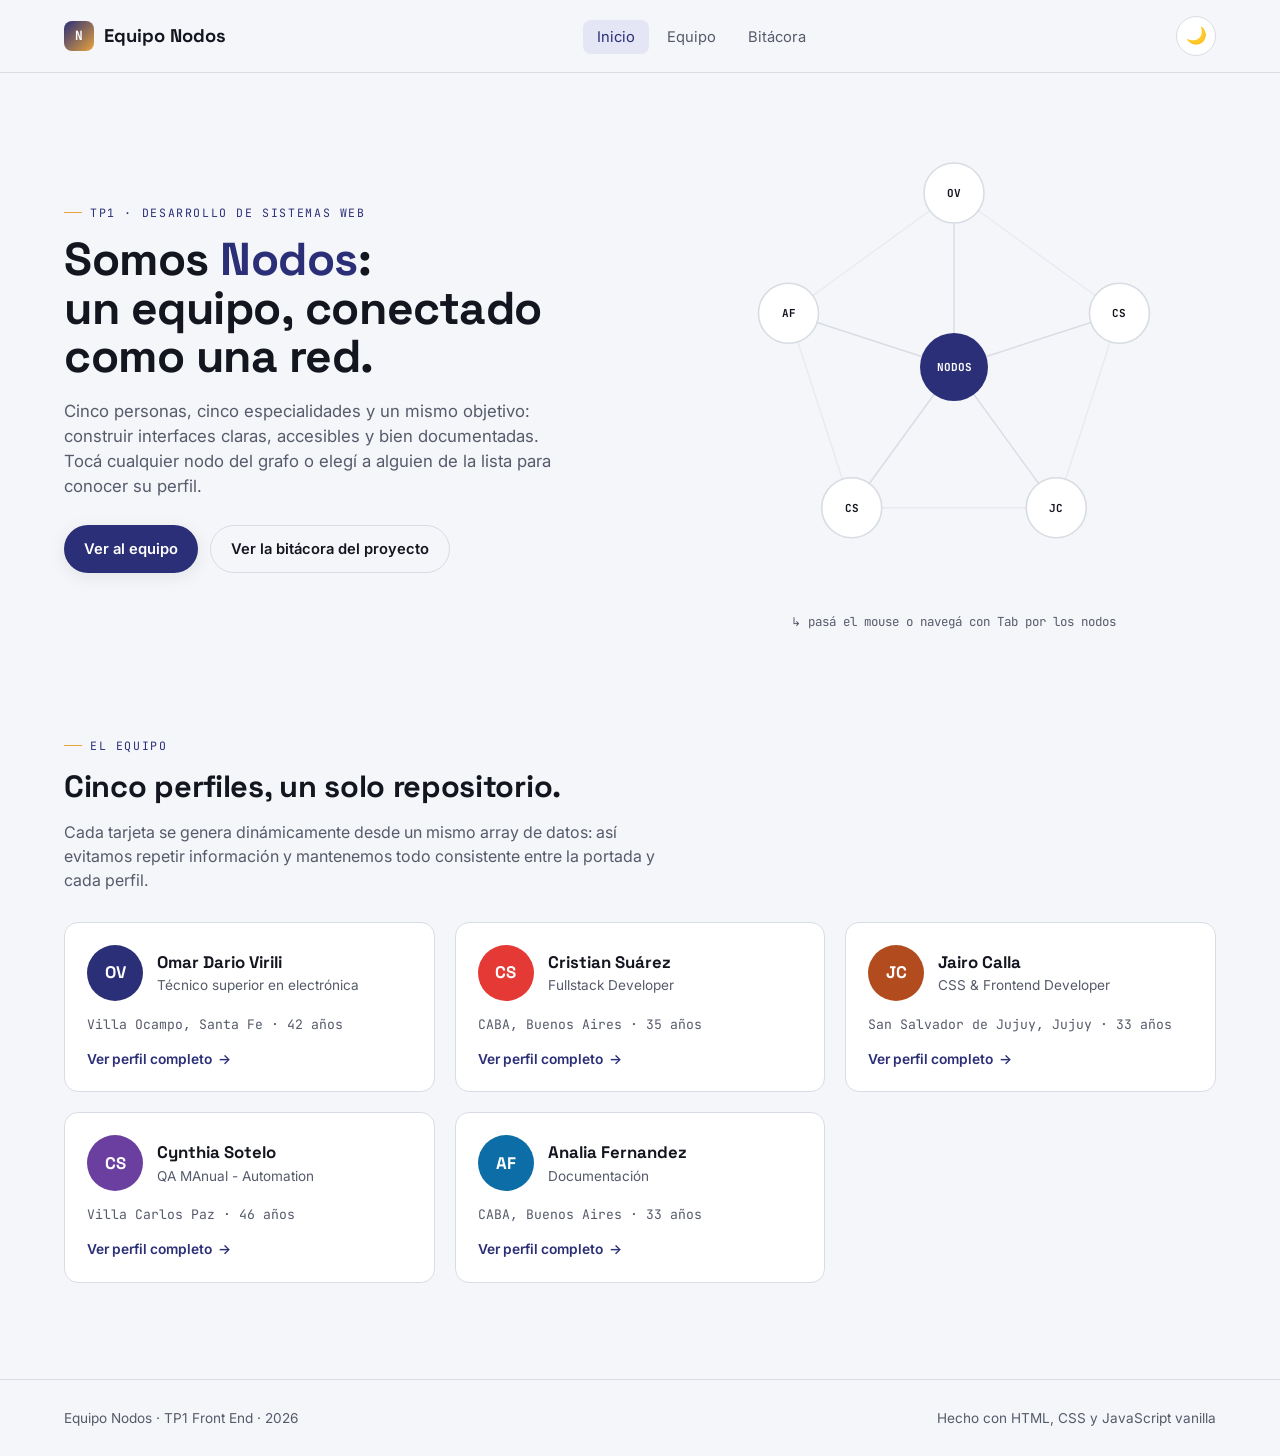
<file: index.html>
<!DOCTYPE html>
<html lang="es">
<head>
<meta charset="UTF-8" />
<meta name="viewport" content="width=device-width, initial-scale=1.0" />
<title>Equipo Nodos — TP1 Desarrollo de Sistemas Web</title>
<meta name="description" content="Sitio grupal del Equipo Nodos para el TP1 de Desarrollo de Sistemas Web · Front End." />
<link rel="preconnect" href="https://fonts.googleapis.com" />
<link rel="preconnect" href="https://fonts.gstatic.com" crossorigin />
<link href="https://fonts.googleapis.com/css2?family=Space+Grotesk:wght@500;700&family=Inter:wght@400;500;600&family=JetBrains+Mono:wght@400;700&display=swap" rel="stylesheet" />
<link rel="stylesheet" href="css/style.css" />
</head>
<body>

<header class="site-header">
  <nav class="nav">
    <a class="brand" href="index.html">
      <span class="brand-mark">N</span>
      <span class="brand-text">Equipo Nodos</span>
    </a>
    <ul class="nav-links" data-nav-links>
      <li><a href="index.html" aria-current="page">Inicio</a></li>
      <li><a href="index.html#equipo">Equipo</a></li>
      <li><a href="bitacora.html">Bitácora</a></li>
    </ul>
    <div class="nav-actions">
      <button class="theme-toggle" data-theme-toggle type="button" aria-label="Cambiar tema"></button>
      <button class="nav-toggle-mobile" data-nav-toggle type="button" aria-label="Abrir menú" aria-expanded="false">☰</button>
    </div>
  </nav>
</header>

<main>
  <section class="hero">
    <div class="container hero-grid">
      <div>
        <span class="eyebrow">TP1 · Desarrollo de Sistemas Web</span>
        <h1 class="hero-title">Somos <span class="accent-word">Nodos</span>:<br>un equipo, conectado como una red.</h1>
        <p class="hero-lede">
          Cinco personas, cinco especialidades y un mismo objetivo: construir interfaces
          claras, accesibles y bien documentadas. Tocá cualquier nodo del grafo o elegí
          a alguien de la lista para conocer su perfil.
        </p>
        <div class="hero-actions">
          <a class="btn btn-primary" href="#equipo">Ver al equipo</a>
          <a class="btn btn-ghost" href="bitacora.html">Ver la bitácora del proyecto</a>
        </div>
      </div>

      <div>
        <div class="graph-wrap">
          <svg id="node-graph" aria-hidden="true"></svg>
          <div class="graph-tooltip" data-graph-tooltip></div>
        </div>
        <p class="graph-hint">↳ pasá el mouse o navegá con Tab por los nodos</p>
      </div>
    </div>
  </section>

  <section class="section" id="equipo">
    <div class="container">
      <div class="section-head">
        <span class="eyebrow">El equipo</span>
        <h2>Cinco perfiles, un solo repositorio.</h2>
        <p>Cada tarjeta se genera dinámicamente desde un mismo array de datos: así evitamos repetir información y mantenemos todo consistente entre la portada y cada perfil.</p>
      </div>
      <div class="team-grid" id="team-grid"></div>
    </div>
  </section>
</main>

<footer class="site-footer">
  <div class="container" style="display:flex; justify-content:space-between; flex-wrap:wrap; gap:10px; width:100%;">
    <span>Equipo Nodos · TP1 Front End · 2026</span>
    <span>Hecho con HTML, CSS y JavaScript vanilla</span>
  </div>
</footer>

<script src="js/data.js"></script>
<script src="js/main.js"></script>
</body>
</html>
</file>
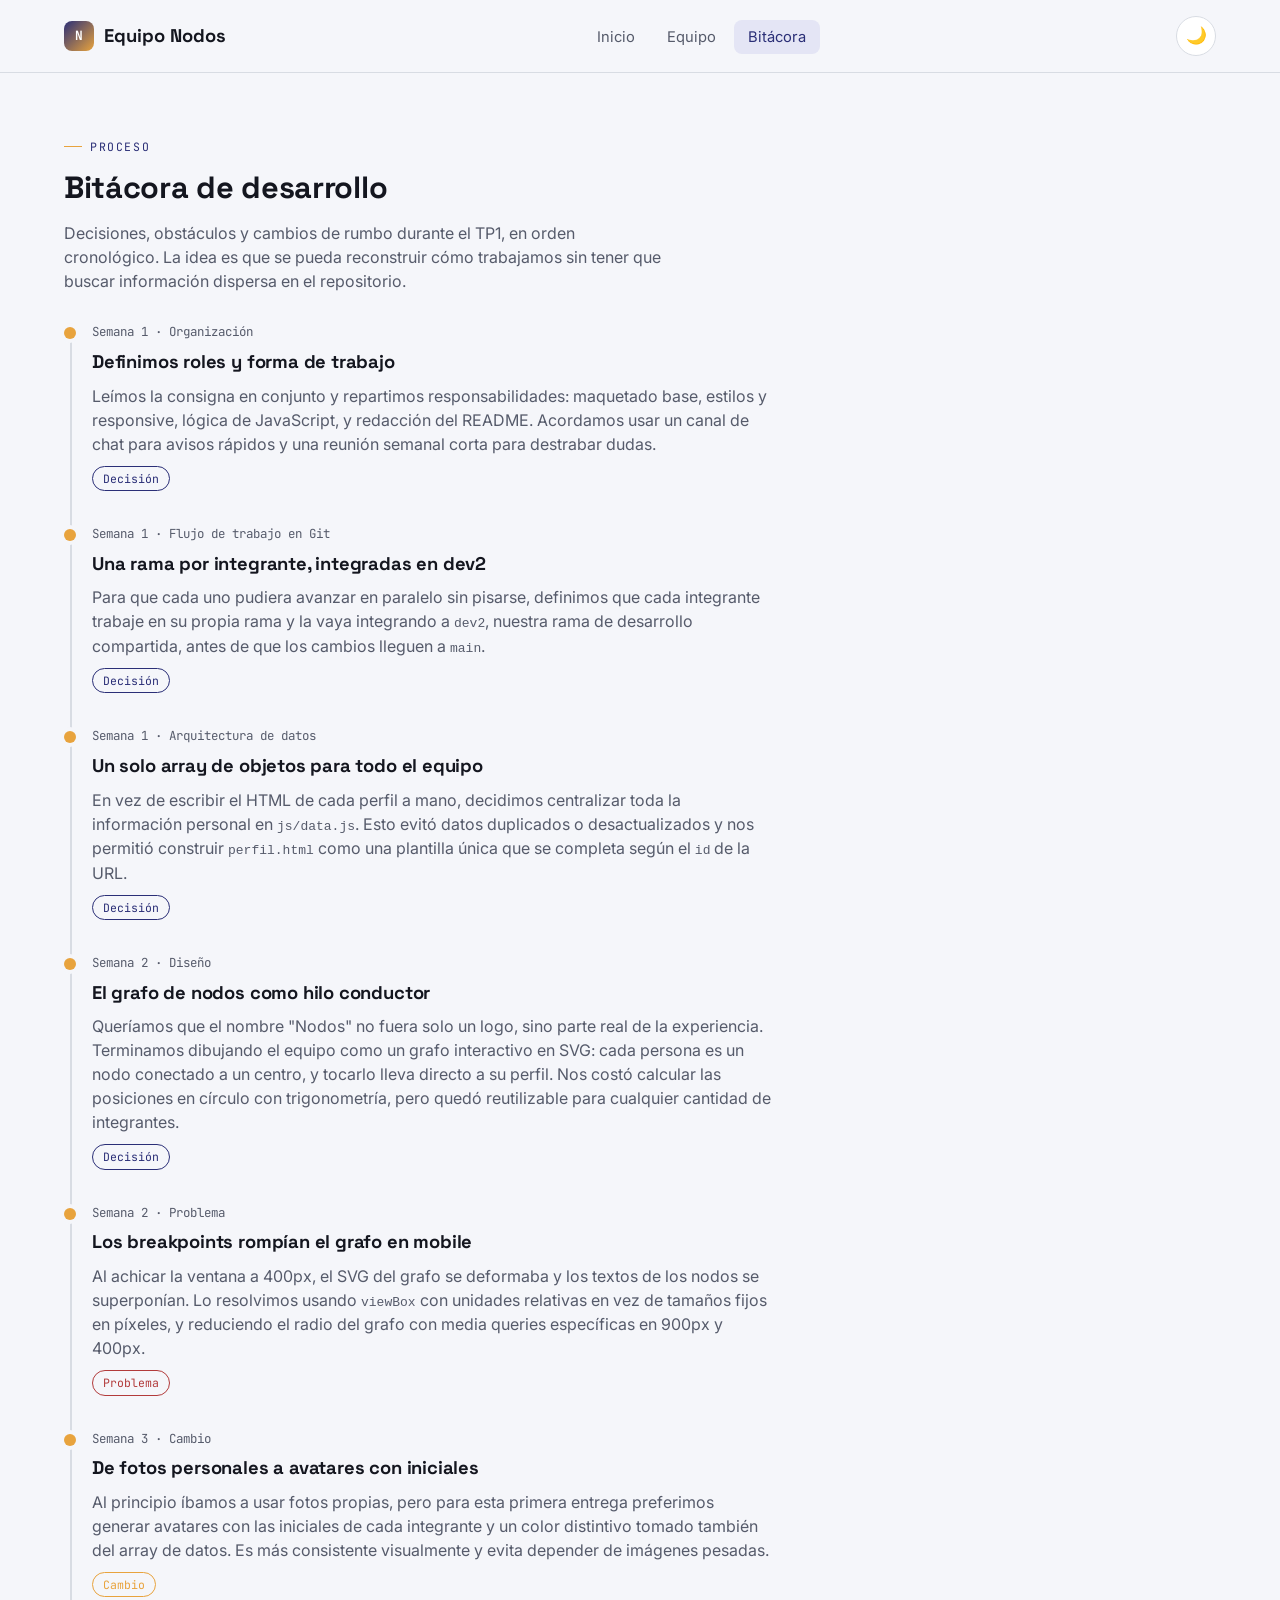
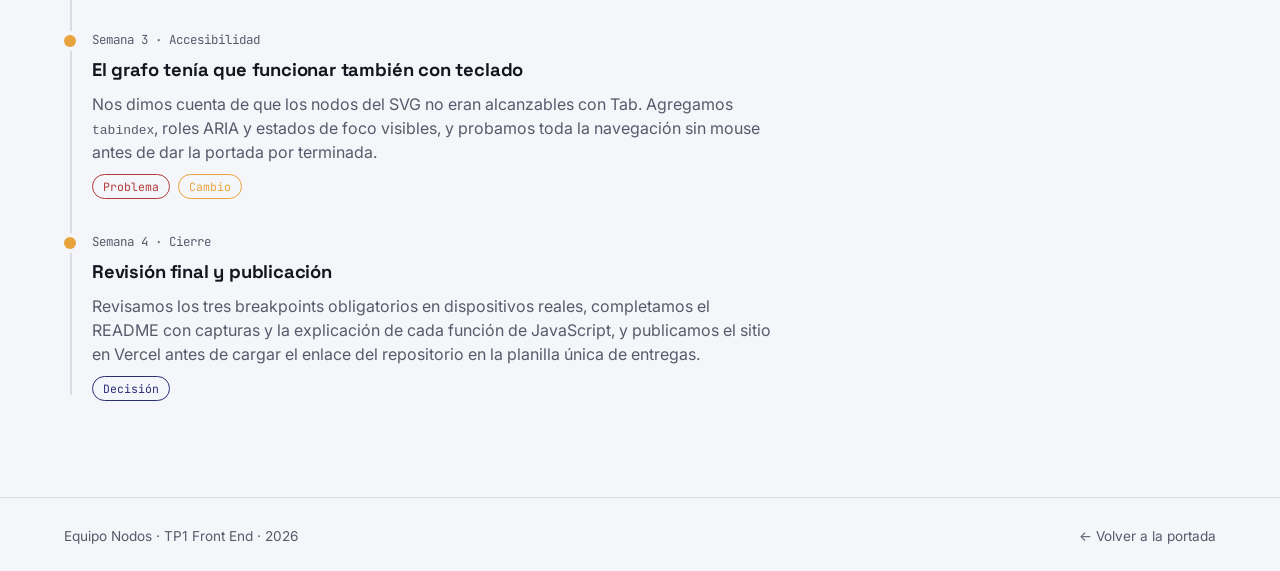
<file: bitacora.html>
<!DOCTYPE html>
<html lang="es">
<head>
<meta charset="UTF-8" />
<meta name="viewport" content="width=device-width, initial-scale=1.0" />
<title>Bitácora — Equipo Nodos</title>
<link rel="preconnect" href="https://fonts.googleapis.com" />
<link rel="preconnect" href="https://fonts.gstatic.com" crossorigin />
<link href="https://fonts.googleapis.com/css2?family=Space+Grotesk:wght@500;700&family=Inter:wght@400;500;600&family=JetBrains+Mono:wght@400;700&display=swap" rel="stylesheet" />
<link rel="stylesheet" href="css/style.css" />
</head>
<body>

<header class="site-header">
  <nav class="nav">
    <a class="brand" href="index.html">
      <span class="brand-mark">N</span>
      <span class="brand-text">Equipo Nodos</span>
    </a>
    <ul class="nav-links" data-nav-links>
      <li><a href="index.html">Inicio</a></li>
      <li><a href="index.html#equipo">Equipo</a></li>
      <li><a href="bitacora.html" aria-current="page">Bitácora</a></li>
    </ul>
    <div class="nav-actions">
      <button class="theme-toggle" data-theme-toggle type="button" aria-label="Cambiar tema"></button>
      <button class="nav-toggle-mobile" data-nav-toggle type="button" aria-label="Abrir menú" aria-expanded="false">☰</button>
    </div>
  </nav>
</header>

<main>
  <section class="section">
    <div class="container">
      <div class="section-head">
        <span class="eyebrow">Proceso</span>
        <h2>Bitácora de desarrollo</h2>
        <p>Decisiones, obstáculos y cambios de rumbo durante el TP1, en orden cronológico. La idea es que se pueda reconstruir cómo trabajamos sin tener que buscar información dispersa en el repositorio.</p>
      </div>

      <ol class="timeline">
        <li class="timeline-entry">
          <div class="timeline-date">Semana 1 · Organización</div>
          <h3 class="timeline-title">Definimos roles y forma de trabajo</h3>
          <p class="timeline-body">
            Leímos la consigna en conjunto y repartimos responsabilidades: maquetado base,
            estilos y responsive, lógica de JavaScript, y redacción del README. Acordamos
            usar un canal de chat para avisos rápidos y una reunión semanal corta para
            destrabar dudas.
          </p>
          <div class="timeline-tags"><span class="timeline-tag decision">Decisión</span></div>
        </li>
        
        <li class="timeline-entry">
          <div class="timeline-date">Semana 1 · Flujo de trabajo en Git</div>
          <h3 class="timeline-title">Una rama por integrante, integradas en dev2</h3>
          <p class="timeline-body">
            Para que cada uno pudiera avanzar en paralelo sin pisarse, definimos que cada
            integrante trabaje en su propia rama y la vaya integrando a <code>dev2</code>,
            nuestra rama de desarrollo compartida, antes de que los cambios lleguen a
            <code>main</code>.
          </p>
          <div class="timeline-tags"><span class="timeline-tag decision">Decisión</span></div>
        </li>

        <li class="timeline-entry">
          <div class="timeline-date">Semana 1 · Arquitectura de datos</div>
          <h3 class="timeline-title">Un solo array de objetos para todo el equipo</h3>
          <p class="timeline-body">
            En vez de escribir el HTML de cada perfil a mano, decidimos centralizar toda la
            información personal en <code>js/data.js</code>. Esto evitó datos duplicados o
            desactualizados y nos permitió construir <code>perfil.html</code> como una
            plantilla única que se completa según el <code>id</code> de la URL.
          </p>
          <div class="timeline-tags"><span class="timeline-tag decision">Decisión</span></div>
        </li>

        <li class="timeline-entry">
          <div class="timeline-date">Semana 2 · Diseño</div>
          <h3 class="timeline-title">El grafo de nodos como hilo conductor</h3>
          <p class="timeline-body">
            Queríamos que el nombre "Nodos" no fuera solo un logo, sino parte real de la
            experiencia. Terminamos dibujando el equipo como un grafo interactivo en SVG:
            cada persona es un nodo conectado a un centro, y tocarlo lleva directo a su
            perfil. Nos costó calcular las posiciones en círculo con trigonometría, pero
            quedó reutilizable para cualquier cantidad de integrantes.
          </p>
          <div class="timeline-tags"><span class="timeline-tag decision">Decisión</span></div>
        </li>

        <li class="timeline-entry">
          <div class="timeline-date">Semana 2 · Problema</div>
          <h3 class="timeline-title">Los breakpoints rompían el grafo en mobile</h3>
          <p class="timeline-body">
            Al achicar la ventana a 400px, el SVG del grafo se deformaba y los textos de los
            nodos se superponían. Lo resolvimos usando <code>viewBox</code> con unidades
            relativas en vez de tamaños fijos en píxeles, y reduciendo el radio del grafo con
            media queries específicas en 900px y 400px.
          </p>
          <div class="timeline-tags"><span class="timeline-tag problema">Problema</span></div>
        </li>

        <li class="timeline-entry">
          <div class="timeline-date">Semana 3 · Cambio</div>
          <h3 class="timeline-title">De fotos personales a avatares con iniciales</h3>
          <p class="timeline-body">
            Al principio íbamos a usar fotos propias, pero para esta primera entrega
            preferimos generar avatares con las iniciales de cada integrante y un color
            distintivo tomado también del array de datos. Es más consistente visualmente y
            evita depender de imágenes pesadas.
          </p>
          <div class="timeline-tags"><span class="timeline-tag cambio">Cambio</span></div>
        </li>

        <li class="timeline-entry">
          <div class="timeline-date">Semana 3 · Accesibilidad</div>
          <h3 class="timeline-title">El grafo tenía que funcionar también con teclado</h3>
          <p class="timeline-body">
            Nos dimos cuenta de que los nodos del SVG no eran alcanzables con Tab. Agregamos
            <code>tabindex</code>, roles ARIA y estados de foco visibles, y probamos toda la
            navegación sin mouse antes de dar la portada por terminada.
          </p>
          <div class="timeline-tags"><span class="timeline-tag problema">Problema</span><span class="timeline-tag cambio">Cambio</span></div>
        </li>

        <li class="timeline-entry">
          <div class="timeline-date">Semana 4 · Cierre</div>
          <h3 class="timeline-title">Revisión final y publicación</h3>
          <p class="timeline-body">
            Revisamos los tres breakpoints obligatorios en dispositivos reales, completamos
            el README con capturas y la explicación de cada función de JavaScript, y
            publicamos el sitio en Vercel antes de cargar el enlace del repositorio en la
            planilla única de entregas.
          </p>
          <div class="timeline-tags"><span class="timeline-tag decision">Decisión</span></div>
        </li>
      </ol>
    </div>
  </section>
</main>

<footer class="site-footer">
  <div class="container" style="display:flex; justify-content:space-between; flex-wrap:wrap; gap:10px; width:100%;">
    <span>Equipo Nodos · TP1 Front End · 2026</span>
    <a href="index.html">← Volver a la portada</a>
  </div>
</footer>

<script src="js/data.js"></script>
<script src="js/main.js"></script>
</body>
</html>
</file>
<file: css/style.css>
/* =========================================================
   EQUIPO NODOS — style.css
   Sistema de diseño: tokens + tema claro/oscuro + layout + componentes
   Breakpoints obligatorios: 400px / 900px / 1200px
   ========================================================= */

/* ---------- 1. RESET BÁSICO ---------- */
*, *::before, *::after { box-sizing: border-box; }
html, body { margin: 0; padding: 0; }
ul, ol { list-style: none; margin: 0; padding: 0; }
a { color: inherit; text-decoration: none; }
img { max-width: 100%; display: block; }
button { font: inherit; cursor: pointer; }
button, input { border: none; background: none; color: inherit; }
h1, h2, h3, h4, p { margin: 0; }

/* ---------- 2. TOKENS (tema claro por defecto) ---------- */
:root {
  /* Paleta */
  --bg: #F5F6FA;
  --surface: #FFFFFF;
  --surface-alt: #ECEEF3;
  --border: #D8DCE3;
  --text: #14161F;
  --text-muted: #565B6B;
  --primary: #2B2F77;
  --primary-strong: #1C1F52;
  --primary-soft: #E4E5F5;
  --accent: #E8A33D;
  --accent-soft: #FBEBCF;
  --danger: #B23B3B;

  /* Tipografía */
  --font-display: "Space Grotesk", "Segoe UI", sans-serif;
  --font-body: "Inter", "Segoe UI", sans-serif;
  --font-mono: "JetBrains Mono", "Courier New", monospace;

  /* Layout */
  --radius-sm: 8px;
  --radius-md: 14px;
  --radius-lg: 24px;
  --shadow: 0 4px 18px rgba(20, 22, 31, 0.08);
  --shadow-strong: 0 12px 32px rgba(20, 22, 31, 0.14);
  --max-width: 1200px;
  --transition: 180ms ease;
}

[data-theme="dark"] {
  --bg: #0F1117;
  --surface: #171A23;
  --surface-alt: #1E212C;
  --border: #2B2F3B;
  --text: #E8E9EE;
  --text-muted: #9AA0B4;
  --primary: #8B90FF;
  --primary-strong: #ABB0FF;
  --primary-soft: #23264A;
  --accent: #F2B705;
  --accent-soft: #3A2E0C;
  --danger: #E17070;
  --shadow: 0 4px 20px rgba(0, 0, 0, 0.45);
  --shadow-strong: 0 16px 40px rgba(0, 0, 0, 0.55);
}

html { color-scheme: light; }
html[data-theme="dark"] { color-scheme: dark; }

body {
  background: var(--bg);
  color: var(--text);
  font-family: var(--font-body);
  line-height: 1.5;
  transition: background var(--transition), color var(--transition);
  -webkit-font-smoothing: antialiased;
}

/* Foco visible para accesibilidad de teclado */
a:focus-visible, button:focus-visible, input:focus-visible {
  outline: 2px solid var(--accent);
  outline-offset: 3px;
  border-radius: 4px;
}

@media (prefers-reduced-motion: reduce) {
  *, *::before, *::after { animation-duration: 0.001ms !important; transition-duration: 0.001ms !important; }
}

.container {
  max-width: var(--max-width);
  margin: 0 auto;
  padding: 0 24px;
}

.eyebrow {
  font-family: var(--font-mono);
  font-size: 0.72rem;
  letter-spacing: 0.14em;
  text-transform: uppercase;
  color: var(--primary);
  display: inline-flex;
  align-items: center;
  gap: 8px;
}
.eyebrow::before {
  content: "";
  width: 18px;
  height: 1px;
  background: var(--accent);
  display: inline-block;
}

h1, h2, h3 { font-family: var(--font-display); letter-spacing: -0.01em; }

/* ---------- 3. HEADER / NAV ---------- */
.site-header {
  position: sticky;
  top: 0;
  z-index: 50;
  background: color-mix(in srgb, var(--bg) 88%, transparent);
  backdrop-filter: blur(10px);
  border-bottom: 1px solid var(--border);
}
.nav {
  display: flex;
  align-items: center;
  justify-content: space-between;
  gap: 16px;
  padding: 16px 24px;
  max-width: var(--max-width);
  margin: 0 auto;
}
.brand {
  display: flex;
  align-items: center;
  gap: 10px;
  font-family: var(--font-display);
  font-weight: 700;
  font-size: 1.15rem;
}
.brand-mark {
  width: 30px;
  height: 30px;
  border-radius: 8px;
  background: linear-gradient(135deg, var(--primary), var(--accent));
  display: grid;
  place-items: center;
  color: #fff;
  font-family: var(--font-mono);
  font-size: 0.8rem;
}
.nav-links {
  display: flex;
  align-items: center;
  gap: 4px;
}
.nav-links a {
  padding: 8px 14px;
  border-radius: var(--radius-sm);
  font-size: 0.92rem;
  color: var(--text-muted);
  transition: background var(--transition), color var(--transition);
}
.nav-links a:hover,
.nav-links a[aria-current="page"] {
  background: var(--primary-soft);
  color: var(--primary);
}
.nav-actions { display: flex; align-items: center; gap: 10px; }

.theme-toggle {
  width: 40px;
  height: 40px;
  border-radius: 50%;
  border: 1px solid var(--border);
  background: var(--surface);
  display: grid;
  place-items: center;
  font-size: 1.05rem;
  transition: transform var(--transition), background var(--transition);
}
.theme-toggle:hover { transform: rotate(18deg); }

.nav-toggle-mobile {
  display: none;
  width: 40px; height: 40px;
  border: 1px solid var(--border);
  border-radius: var(--radius-sm);
  background: var(--surface);
  font-size: 1.2rem;
}

/* ---------- 4. HERO / PORTADA ---------- */
.hero {
  padding: 64px 0 40px;
}
.hero-grid {
  display: grid;
  grid-template-columns: 1.05fr 0.95fr;
  gap: 48px;
  align-items: center;
}
.hero-title {
  font-size: clamp(2.1rem, 3.6vw, 3.4rem);
  line-height: 1.05;
  margin: 14px 0 18px;
}
.hero-title .accent-word { color: var(--primary); }
.hero-lede {
  color: var(--text-muted);
  font-size: 1.05rem;
  max-width: 46ch;
  margin-bottom: 26px;
}
.hero-actions { display: flex; gap: 12px; flex-wrap: wrap; }

.btn {
  display: inline-flex;
  align-items: center;
  gap: 8px;
  padding: 12px 20px;
  border-radius: 999px;
  font-weight: 600;
  font-size: 0.92rem;
  transition: transform var(--transition), box-shadow var(--transition), background var(--transition);
}
.btn-primary {
  background: var(--primary);
  color: #fff;
  box-shadow: var(--shadow);
}
.btn-primary:hover { transform: translateY(-2px); box-shadow: var(--shadow-strong); }
.btn-ghost {
  background: transparent;
  border: 1px solid var(--border);
  color: var(--text);
}
.btn-ghost:hover { background: var(--surface-alt); }

/* --- Grafo de nodos (elemento firma) --- */
.graph-wrap {
  position: relative;
  aspect-ratio: 1 / 1;
  max-width: 460px;
  margin: 0 auto;
}
#node-graph { width: 100%; height: 100%; overflow: visible; }
.node-link {
  stroke: var(--border);
  stroke-width: 1.4;
  transition: stroke var(--transition), stroke-width var(--transition);
}
.node-link.is-active { stroke: var(--accent); stroke-width: 2.4; }
.node-hub circle { fill: var(--primary); }
.node-hub text { fill: #fff; }
.node-dot {
  cursor: pointer;
}
.node-dot circle.node-bg {
  fill: var(--surface);
  stroke: var(--border);
  stroke-width: 1.6;
  transition: stroke var(--transition), r var(--transition), filter var(--transition);
}
.node-dot text {
  font-family: var(--font-mono);
  font-size: 11px;
  font-weight: 700;
  fill: var(--text);
  text-anchor: middle;
  dominant-baseline: central;
  pointer-events: none;
}
.node-dot:hover circle.node-bg,
.node-dot:focus circle.node-bg,
.node-dot.is-active circle.node-bg {
  stroke: var(--accent);
  filter: drop-shadow(0 0 8px color-mix(in srgb, var(--accent) 55%, transparent));
}
.node-dot:focus { outline: none; }

.graph-tooltip {
  position: absolute;
  pointer-events: none;
  background: var(--surface);
  border: 1px solid var(--border);
  box-shadow: var(--shadow);
  border-radius: var(--radius-sm);
  padding: 8px 12px;
  font-size: 0.82rem;
  white-space: nowrap;
  opacity: 0;
  transform: translate(-50%, -8px);
  transition: opacity var(--transition);
  z-index: 10;
}
.graph-tooltip.is-visible { opacity: 1; }
.graph-tooltip strong { display: block; font-family: var(--font-display); }
.graph-tooltip span { color: var(--text-muted); font-size: 0.76rem; }
.graph-hint {
  text-align: center;
  font-size: 0.78rem;
  color: var(--text-muted);
  margin-top: 10px;
  font-family: var(--font-mono);
}

/* ---------- 5. SECCIONES GENERALES ---------- */
.section { padding: 56px 0; }
.section-head { margin-bottom: 30px; max-width: 60ch; }
.section-head h2 { font-size: clamp(1.5rem, 2.4vw, 2.1rem); margin-top: 10px; }
.section-head p { color: var(--text-muted); margin-top: 10px; }

/* ---------- 6. GRID DE TARJETAS DE EQUIPO ---------- */
.team-grid {
  display: grid;
  grid-template-columns: repeat(3, 1fr);
  gap: 20px;
}
.team-card {
  background: var(--surface);
  border: 1px solid var(--border);
  border-radius: var(--radius-md);
  padding: 22px;
  display: flex;
  flex-direction: column;
  gap: 14px;
  transition: transform var(--transition), box-shadow var(--transition), border-color var(--transition);
}
.team-card:hover {
  transform: translateY(-4px);
  box-shadow: var(--shadow-strong);
  border-color: var(--primary);
}
.avatar {
  width: 56px;
  height: 56px;
  border-radius: 50%;
  display: grid;
  place-items: center;
  color: #fff;
  font-family: var(--font-display);
  font-weight: 700;
  font-size: 1.05rem;
  flex-shrink: 0;
}
.team-card-top { display: flex; align-items: center; gap: 14px; }
.team-card-name { font-family: var(--font-display); font-weight: 700; font-size: 1.05rem; }
.team-card-role { color: var(--text-muted); font-size: 0.85rem; }
.team-card-meta { font-size: 0.82rem; color: var(--text-muted); font-family: var(--font-mono); }
.team-card-link {
  margin-top: auto;
  font-size: 0.86rem;
  font-weight: 600;
  color: var(--primary);
  display: inline-flex;
  align-items: center;
  gap: 6px;
}
.team-card-link::after { content: "→"; transition: transform var(--transition); }
.team-card:hover .team-card-link::after { transform: translateX(4px); }

/* ---------- 7. PÁGINA DE PERFIL ---------- */
.profile-hero {
  display: grid;
  grid-template-columns: auto 1fr;
  gap: 28px;
  align-items: center;
  padding: 40px 0;
  border-bottom: 1px solid var(--border);
}
.avatar-lg {
  width: 108px;
  height: 108px;
  border-radius: 28px;
  display: grid;
  place-items: center;
  color: #fff;
  font-family: var(--font-display);
  font-size: 2rem;
  font-weight: 700;
}
.profile-name { font-size: clamp(1.7rem, 3vw, 2.4rem); }
.profile-role { color: var(--primary); font-weight: 600; margin-top: 4px; }
.profile-meta {
  display: flex; gap: 16px; flex-wrap: wrap;
  margin-top: 12px; font-size: 0.9rem; color: var(--text-muted); font-family: var(--font-mono);
}
.profile-bio { margin-top: 14px; color: var(--text-muted); max-width: 60ch; }
.back-link {
  display: inline-flex; align-items: center; gap: 6px;
  font-size: 0.86rem; color: var(--text-muted); margin-bottom: 18px;
}
.back-link:hover { color: var(--primary); }

.profile-grid {
  display: grid;
  grid-template-columns: 1.1fr 0.9fr;
  gap: 28px;
  padding: 40px 0;
}
.card {
  background: var(--surface);
  border: 1px solid var(--border);
  border-radius: var(--radius-md);
  padding: 24px;
}
.card h3 {
  font-size: 1.05rem;
  margin-bottom: 18px;
  display: flex; align-items: center; gap: 8px;
}

.skill-row { margin-bottom: 14px; }
.skill-row:last-child { margin-bottom: 0; }
.skill-label {
  display: flex; justify-content: space-between;
  font-size: 0.86rem; margin-bottom: 6px; font-family: var(--font-mono);
}
.skill-track {
  height: 8px; background: var(--surface-alt); border-radius: 999px; overflow: hidden;
}
.skill-fill {
  height: 100%; border-radius: 999px; width: 0%;
  background: linear-gradient(90deg, var(--primary), var(--accent));
  transition: width 900ms cubic-bezier(.2,.8,.2,1);
}

.tag-list { display: flex; flex-wrap: wrap; gap: 8px; margin-bottom: 20px; }
.tag-list:last-child { margin-bottom: 0; }
.tag {
  font-size: 0.82rem;
  padding: 6px 12px;
  border-radius: 999px;
  background: var(--surface-alt);
  border: 1px solid var(--border);
}
.fav-subtitle {
  font-size: 0.76rem; text-transform: uppercase; letter-spacing: 0.08em;
  color: var(--text-muted); margin: 16px 0 8px; font-family: var(--font-mono);
}
.fav-subtitle:first-child { margin-top: 0; }

.factcard {
  background: var(--primary-soft);
  border-radius: var(--radius-md);
  padding: 22px;
  margin-top: 20px;
}
.factcard p { min-height: 3.2em; }
.factcard button { margin-top: 12px; }

/* ---------- 8. BITÁCORA ---------- */
.timeline { position: relative; padding-left: 28px; }
.timeline::before {
  content: "";
  position: absolute; left: 6px; top: 6px; bottom: 6px; width: 2px;
  background: var(--border);
}
.timeline-entry { position: relative; padding-bottom: 34px; }
.timeline-entry:last-child { padding-bottom: 0; }
.timeline-entry::before {
  content: "";
  position: absolute; left: -28px; top: 4px;
  width: 12px; height: 12px; border-radius: 50%;
  background: var(--accent);
  box-shadow: 0 0 0 4px var(--bg);
}
.timeline-date {
  font-family: var(--font-mono); font-size: 0.78rem; color: var(--text-muted);
}
.timeline-title { font-family: var(--font-display); font-size: 1.15rem; margin: 6px 0 8px; }
.timeline-body { color: var(--text-muted); max-width: 68ch; }
.timeline-tags { display: flex; gap: 8px; margin-top: 10px; flex-wrap: wrap; }
.timeline-tag {
  font-size: 0.72rem; font-family: var(--font-mono); padding: 3px 10px;
  border-radius: 999px; border: 1px solid var(--border);
}
.timeline-tag.decision { color: var(--primary); border-color: var(--primary); }
.timeline-tag.problema { color: var(--danger); border-color: var(--danger); }
.timeline-tag.cambio { color: var(--accent); border-color: var(--accent); }

/* ---------- 9. FOOTER ---------- */
.site-footer {
  border-top: 1px solid var(--border);
  padding: 28px 0;
  margin-top: 40px;
  font-size: 0.85rem;
  color: var(--text-muted);
  display: flex; justify-content: space-between; flex-wrap: wrap; gap: 10px;
}

/* =========================================================
   BREAKPOINTS OBLIGATORIOS: 1200px / 900px / 400px
   ========================================================= */

/* --- ≤ 1200px: layout de escritorio ajustado / notebooks --- */
@media (max-width: 1200px) {
  .container { padding: 0 20px; }
  .team-grid { grid-template-columns: repeat(2, 1fr); }
  .hero-grid { gap: 32px; }
}

/* --- ≤ 900px: tablet — apilar columnas principales --- */
@media (max-width: 900px) {
  .nav-links { display: none; }
  .nav-links.is-open {
    display: flex;
    position: absolute;
    top: 100%; left: 0; right: 0;
    flex-direction: column;
    background: var(--surface);
    border-bottom: 1px solid var(--border);
    padding: 10px 20px 16px;
    gap: 2px;
  }
  .nav-toggle-mobile { display: grid; place-items: center; }

  .hero-grid { grid-template-columns: 1fr; }
  .graph-wrap { max-width: 340px; }

  .profile-hero { grid-template-columns: 1fr; text-align: center; }
  .profile-meta { justify-content: center; }
  .profile-grid { grid-template-columns: 1fr; }
  .avatar-lg { margin: 0 auto; }

  .site-footer { flex-direction: column; text-align: center; }
}

/* --- ≤ 400px: teléfonos chicos --- */
@media (max-width: 400px) {
  .container { padding: 0 14px; }
  .nav { padding: 12px 14px; }
  .brand span.brand-text { display: none; }
  .hero { padding: 36px 0 24px; }
  .hero-actions { flex-direction: column; align-items: stretch; }
  .hero-actions .btn { justify-content: center; }
  .team-grid { grid-template-columns: 1fr; }
  .team-card-top { flex-wrap: wrap; }
  .profile-meta { flex-direction: column; gap: 6px; align-items: center; }
  .card { padding: 18px; }
  .graph-wrap { max-width: 260px; }
}
</file>
